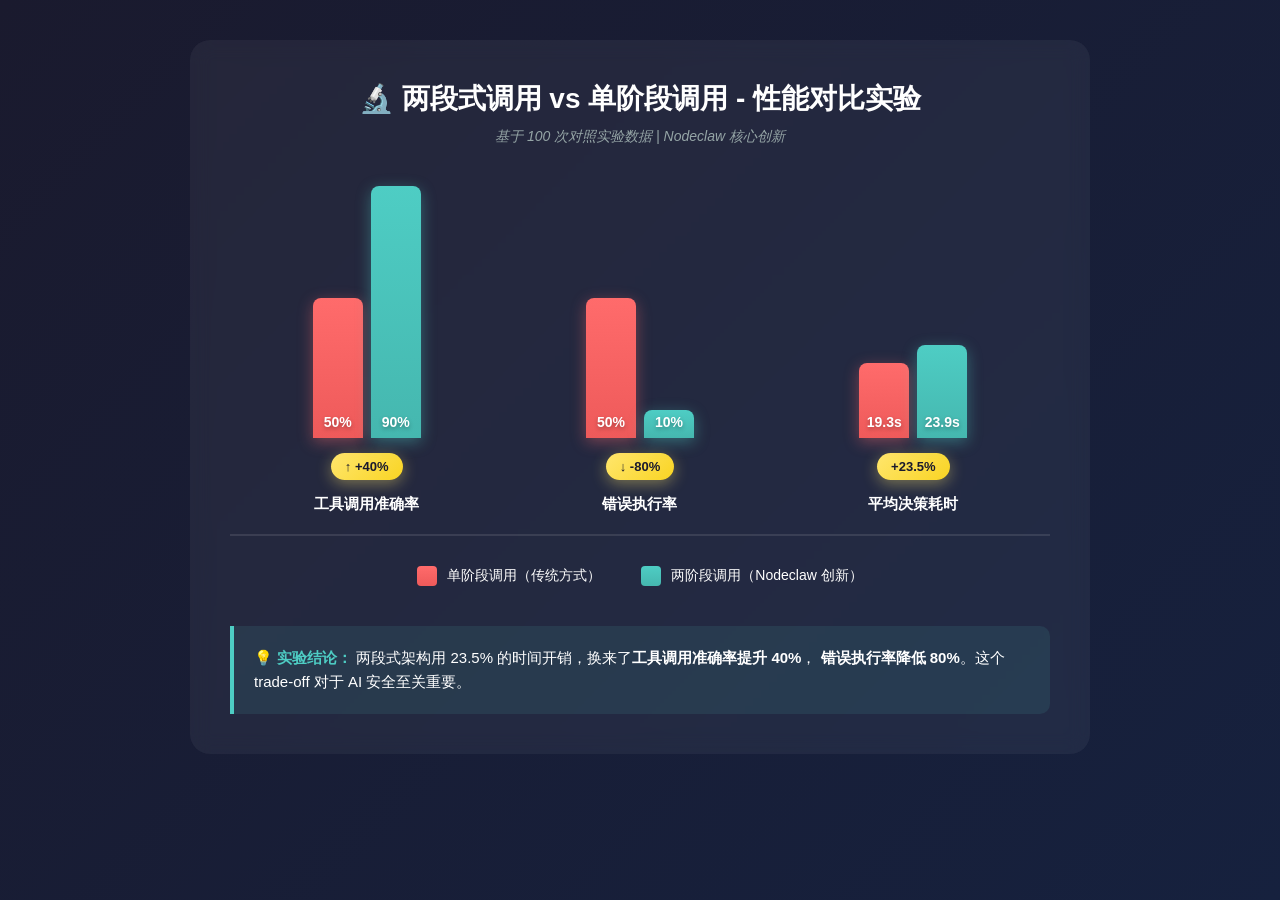
<file: docs/two_phase_comparison.html>
<!DOCTYPE html>
<html>
<head>
    <meta charset="UTF-8">
    <title>两段式调用性能对比</title>
    <style>
        * { margin: 0; padding: 0; box-sizing: border-box; }
        body {
            font-family: -apple-system, BlinkMacSystemFont, 'Segoe UI', Roboto, sans-serif;
            background: linear-gradient(135deg, #1a1a2e 0%, #16213e 100%);
            padding: 40px;
            min-height: 100vh;
        }
        .container {
            max-width: 900px;
            margin: 0 auto;
            background: rgba(255,255,255,0.05);
            border-radius: 20px;
            padding: 40px;
            backdrop-filter: blur(10px);
        }
        h1 {
            text-align: center;
            color: #fff;
            font-size: 28px;
            margin-bottom: 10px;
            font-weight: 700;
        }
        .subtitle {
            text-align: center;
            color: #95a5a6;
            font-size: 14px;
            margin-bottom: 40px;
            font-style: italic;
        }
        .chart {
            display: flex;
            justify-content: space-around;
            align-items: flex-end;
            height: 350px;
            padding: 20px 0;
            border-bottom: 2px solid rgba(255,255,255,0.1);
        }
        .bar-group {
            display: flex;
            flex-direction: column;
            align-items: center;
            gap: 15px;
        }
        .bars {
            display: flex;
            gap: 8px;
            align-items: flex-end;
            height: 280px;
        }
        .bar {
            width: 50px;
            border-radius: 8px 8px 0 0;
            position: relative;
            transition: all 0.3s ease;
            display: flex;
            flex-direction: column;
            justify-content: flex-end;
            align-items: center;
            padding-bottom: 8px;
        }
        .bar:hover {
            transform: scaleY(1.02);
            filter: brightness(1.1);
        }
        .bar.single {
            background: linear-gradient(180deg, #ff6b6b 0%, #ee5a5a 100%);
            box-shadow: 0 4px 15px rgba(255,107,107,0.4);
        }
        .bar.two {
            background: linear-gradient(180deg, #4ecdc4 0%, #45b7af 100%);
            box-shadow: 0 4px 15px rgba(78,205,196,0.4);
        }
        .bar-value {
            color: #fff;
            font-weight: 700;
            font-size: 14px;
            text-shadow: 0 2px 4px rgba(0,0,0,0.3);
        }
        .improvement {
            background: linear-gradient(135deg, #ffe66d 0%, #f9d423 100%);
            color: #1a1a2e;
            padding: 6px 14px;
            border-radius: 20px;
            font-weight: 700;
            font-size: 13px;
            box-shadow: 0 4px 15px rgba(255,230,109,0.4);
            animation: pulse 2s infinite;
        }
        @keyframes pulse {
            0%, 100% { transform: scale(1); }
            50% { transform: scale(1.05); }
        }
        .label {
            color: #fff;
            font-size: 15px;
            font-weight: 600;
            text-align: center;
        }
        .legend {
            display: flex;
            justify-content: center;
            gap: 40px;
            margin-top: 30px;
        }
        .legend-item {
            display: flex;
            align-items: center;
            gap: 10px;
            color: #fff;
            font-size: 14px;
        }
        .legend-color {
            width: 20px;
            height: 20px;
            border-radius: 4px;
        }
        .legend-color.single { background: linear-gradient(180deg, #ff6b6b 0%, #ee5a5a 100%); }
        .legend-color.two { background: linear-gradient(180deg, #4ecdc4 0%, #45b7af 100%); }
        .conclusion {
            margin-top: 40px;
            padding: 20px;
            background: rgba(78,205,196,0.1);
            border-left: 4px solid #4ecdc4;
            border-radius: 0 10px 10px 0;
        }
        .conclusion p {
            color: #fff;
            font-size: 15px;
            line-height: 1.6;
        }
        .highlight {
            color: #4ecdc4;
            font-weight: 700;
        }
    </style>
</head>
<body>
    <div class="container">
        <h1>🔬 两段式调用 vs 单阶段调用 - 性能对比实验</h1>
        <p class="subtitle">基于 100 次对照实验数据 | Nodeclaw 核心创新</p>
        
        <div class="chart">
            <div class="bar-group">
                <div class="bars">
                    <div class="bar single" style="height: 140px;">
                        <span class="bar-value">50%</span>
                    </div>
                    <div class="bar two" style="height: 252px;">
                        <span class="bar-value">90%</span>
                    </div>
                </div>
                <div class="improvement">↑ +40%</div>
                <div class="label">工具调用准确率</div>
            </div>
            
            <div class="bar-group">
                <div class="bars">
                    <div class="bar single" style="height: 140px;">
                        <span class="bar-value">50%</span>
                    </div>
                    <div class="bar two" style="height: 28px;">
                        <span class="bar-value">10%</span>
                    </div>
                </div>
                <div class="improvement">↓ -80%</div>
                <div class="label">错误执行率</div>
            </div>
            
            <div class="bar-group">
                <div class="bars">
                    <div class="bar single" style="height: 75px;">
                        <span class="bar-value">19.3s</span>
                    </div>
                    <div class="bar two" style="height: 93px;">
                        <span class="bar-value">23.9s</span>
                    </div>
                </div>
                <div class="improvement">+23.5%</div>
                <div class="label">平均决策耗时</div>
            </div>
        </div>
        
        <div class="legend">
            <div class="legend-item">
                <div class="legend-color single"></div>
                <span>单阶段调用（传统方式）</span>
            </div>
            <div class="legend-item">
                <div class="legend-color two"></div>
                <span>两阶段调用（Nodeclaw 创新）</span>
            </div>
        </div>
        
        <div class="conclusion">
            <p>
                <span class="highlight">💡 实验结论：</span>
                两段式架构用 23.5% 的时间开销，换来了<strong>工具调用准确率提升 40%</strong>，
                <strong>错误执行率降低 80%</strong>。这个 trade-off 对于 AI 安全至关重要。
            </p>
        </div>
    </div>
</body>
</html>
</file>
